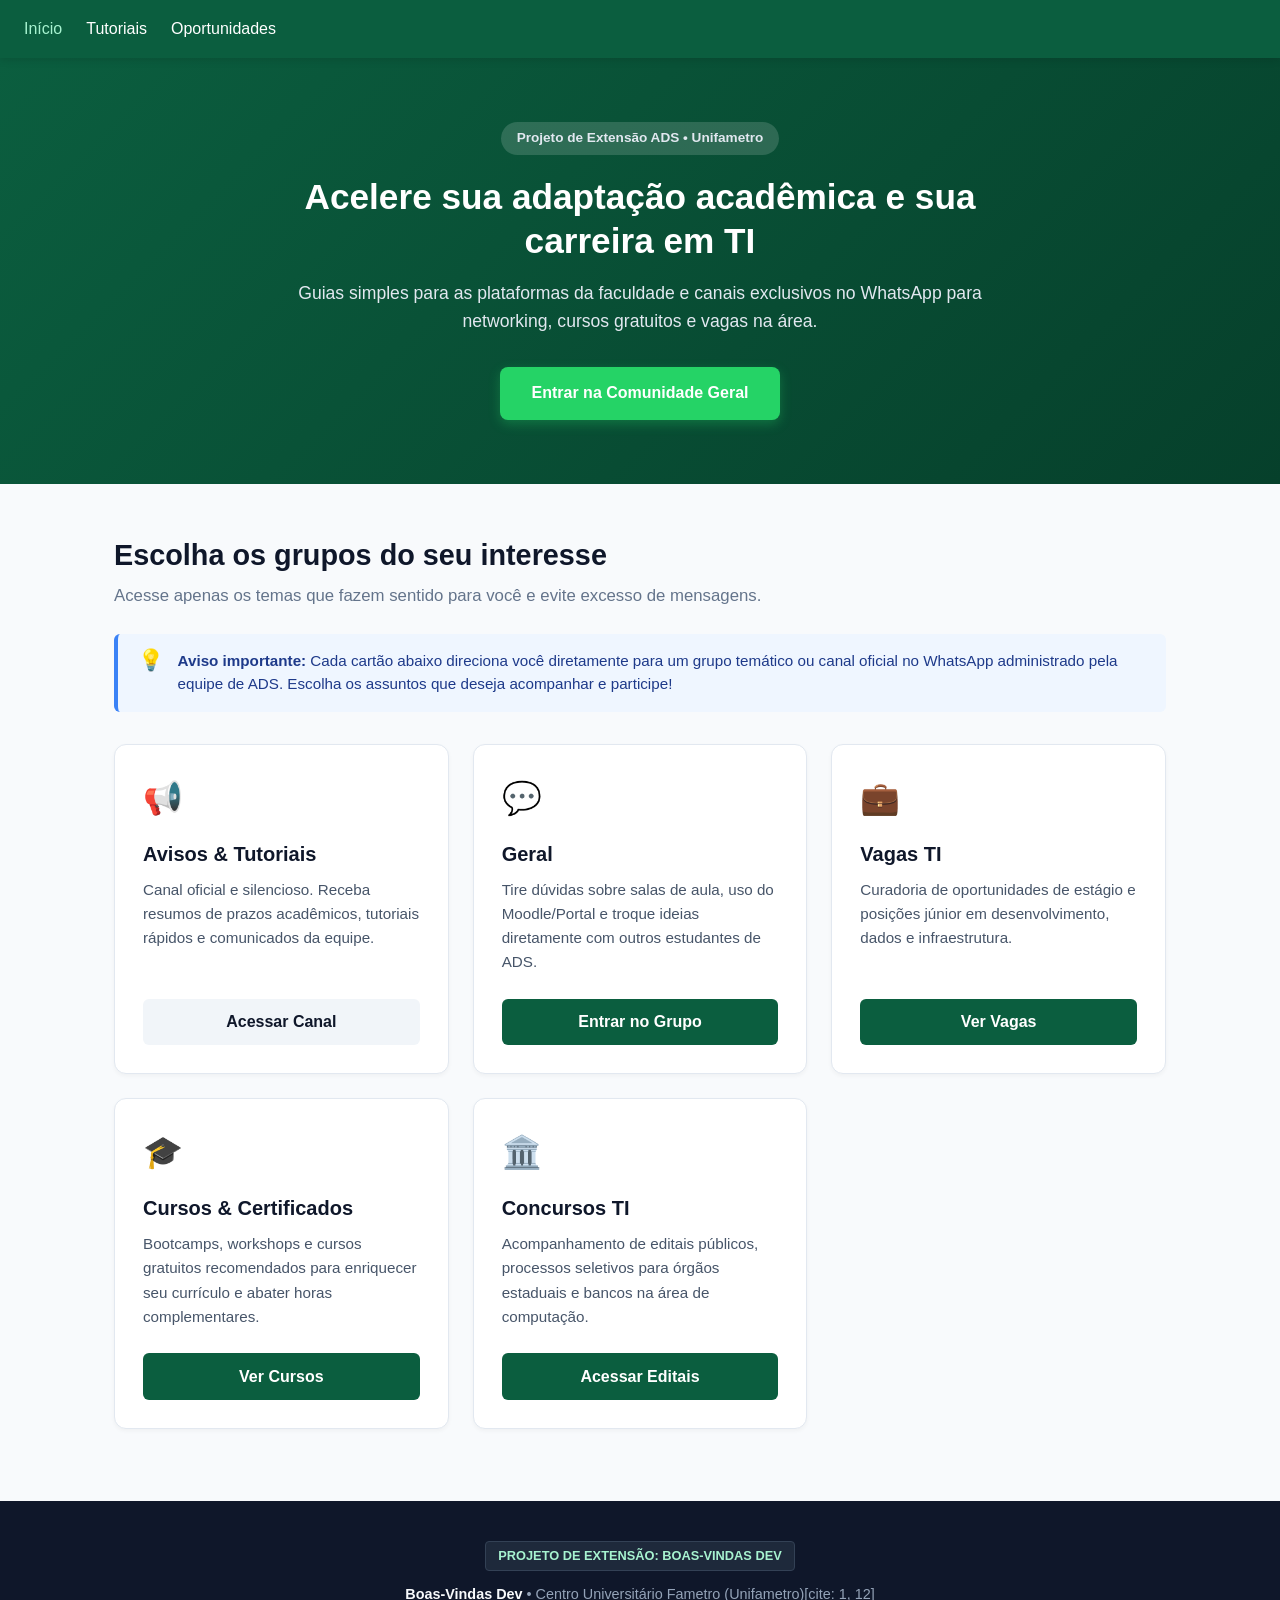
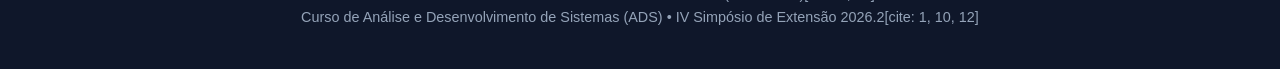
<file: index.html>
<!DOCTYPE html>
<html lang="pt-BR">
<head>
  <meta charset="UTF-8">
  <meta name="viewport" content="width=device-width, initial-scale=1.0">
  <title>Boas-Vindas Dev | Unifametro</title>
  <link rel="icon" type="image/png" href="assets/img/boas-vindas-dev.png">
  <link rel="stylesheet" href="assets/css/style.css">
</head>
<body>

  <!-- Cabeçalho de Navegação -->
  <header class="header">
    <!-- <div class="nav-container">
      <div class="logo"> <button class="nav-toggle" aria-label="Abrir menu">☰</button>
        <span class="logo-bold">Boas-Vindas</span> Dev
      </div> -->
      <nav>
      <!-- Botão Hambúrguer Mobile -->
      <button class="nav-toggle" id="navToggle" aria-label="Abrir menu de navegação">☰</button>
        <ul class="nav-links">
          <li><a href="index.html" class="active">Início</a></li>
          <li><a href="tutoriais.html">Tutoriais</a></li>
          <li><a href="oportunidades.html">Oportunidades</a></li>
        </ul>
      </nav>
    </div>
  </header>

  <main>
    <!-- Seção Principal (Hero) -->
    <section class="hero">
      <div class="hero-content">
        <span class="badge">Projeto de Extensão ADS • Unifametro</span>
        <h1>Acelere sua adaptação acadêmica e sua carreira em TI</h1>
        <p>Guias simples para as plataformas da faculdade e canais exclusivos no WhatsApp para networking, cursos gratuitos e vagas na área.</p>
        <!-- Cole o link geral da Comunidade aqui -->
        <a href="https://chat.whatsapp.com/Cw2mp6Wvm6T9jdS2gYWA7n" class="btn-principal" target="_blank" rel="noopener noreferrer">
          Entrar na Comunidade Geral
        </a>
      </div>
    </section>

    <!-- Seção de Canais Segmentados do WhatsApp -->
    <section class="community-section">
      <div class="section-title">
        <h2>Escolha os grupos do seu interesse</h2>
        <p>Acesse apenas os temas que fazem sentido para você e evite excesso de mensagens.</p>
      </div>

      <!-- Aviso Explicativo de UX -->
      <div class="info-alert">
        <span class="info-icon">💡</span>
        <p><strong>Aviso importante:</strong> Cada cartão abaixo direciona você diretamente para um grupo temático ou canal oficial no WhatsApp administrado pela equipe de ADS. Escolha os assuntos que deseja acompanhar e participe!</p>
      </div>

      <div class="cards-grid">
        <!-- Card 1: Avisos -->
        <div class="card">
          <div class="card-icon">📢</div>
          <h3>Avisos & Tutoriais</h3>
          <p>Canal oficial e silencioso. Receba resumos de prazos acadêmicos, tutoriais rápidos e comunicados da equipe.</p>
          <a href="https://chat.whatsapp.com/Cw2mp6Wvm6T9jdS2gYWA7n" class="btn-card btn-outline" target="_blank" rel="noopener noreferrer">Acessar Canal</a>
        </div>

        <!-- Card 2: Dúvidas -->
        <div class="card">
          <div class="card-icon">💬</div>
          <h3>Geral</h3>
          <p>Tire dúvidas sobre salas de aula, uso do Moodle/Portal e troque ideias diretamente com outros estudantes de ADS.</p>
          <a href="https://chat.whatsapp.com/LXn0ceqZtNj4YwIMMxGV8k" class="btn-card" target="_blank" rel="noopener noreferrer">Entrar no Grupo</a>
        </div>

        <!-- Card 3: Vagas -->
        <div class="card">
          <div class="card-icon">💼</div>
          <h3>Vagas TI</h3>
          <p>Curadoria de oportunidades de estágio e posições júnior em desenvolvimento, dados e infraestrutura.</p>
          <a href="https://chat.whatsapp.com/GnmyAMjtUyA5KpkYH7Mi5i" class="btn-card" target="_blank" rel="noopener noreferrer">Ver Vagas</a>
        </div>

        <!-- Card 4: Cursos -->
        <div class="card">
          <div class="card-icon">🎓</div>
          <h3>Cursos & Certificados</h3>
          <p>Bootcamps, workshops e cursos gratuitos recomendados para enriquecer seu currículo e abater horas complementares.</p>
          <a href="https://chat.whatsapp.com/CPEL64iT7CJGFEAsmtBszH" class="btn-card" target="_blank" rel="noopener noreferrer">Ver Cursos</a>
        </div>

        <!-- Card 5: Concursos -->
        <div class="card">
          <div class="card-icon">🏛️</div>
          <h3>Concursos TI</h3>
          <p>Acompanhamento de editais públicos, processos seletivos para órgãos estaduais e bancos na área de computação.</p>
          <a href="https://chat.whatsapp.com/Ky12OfACemiLAG0rvKgKex" class="btn-card" target="_blank" rel="noopener noreferrer">Acessar Editais</a>
        </div>
      </div>
    </section>
  </main>

  <script src="assets/js/script.js"></script>

  <!-- Rodapé Institucional -->
  <footer class="footer">
    <div class="footer-badge">PROJETO DE EXTENSÃO: BOAS-VINDAS DEV</div>
    <p><strong>Boas-Vindas Dev</strong> • Centro Universitário Fametro (Unifametro)[cite: 1, 12]</p>
    <p>Curso de Análise e Desenvolvimento de Sistemas (ADS) • IV Simpósio de Extensão 2026.2[cite: 1, 10, 12]</p>
  </footer>

</body>
</html>
</file>
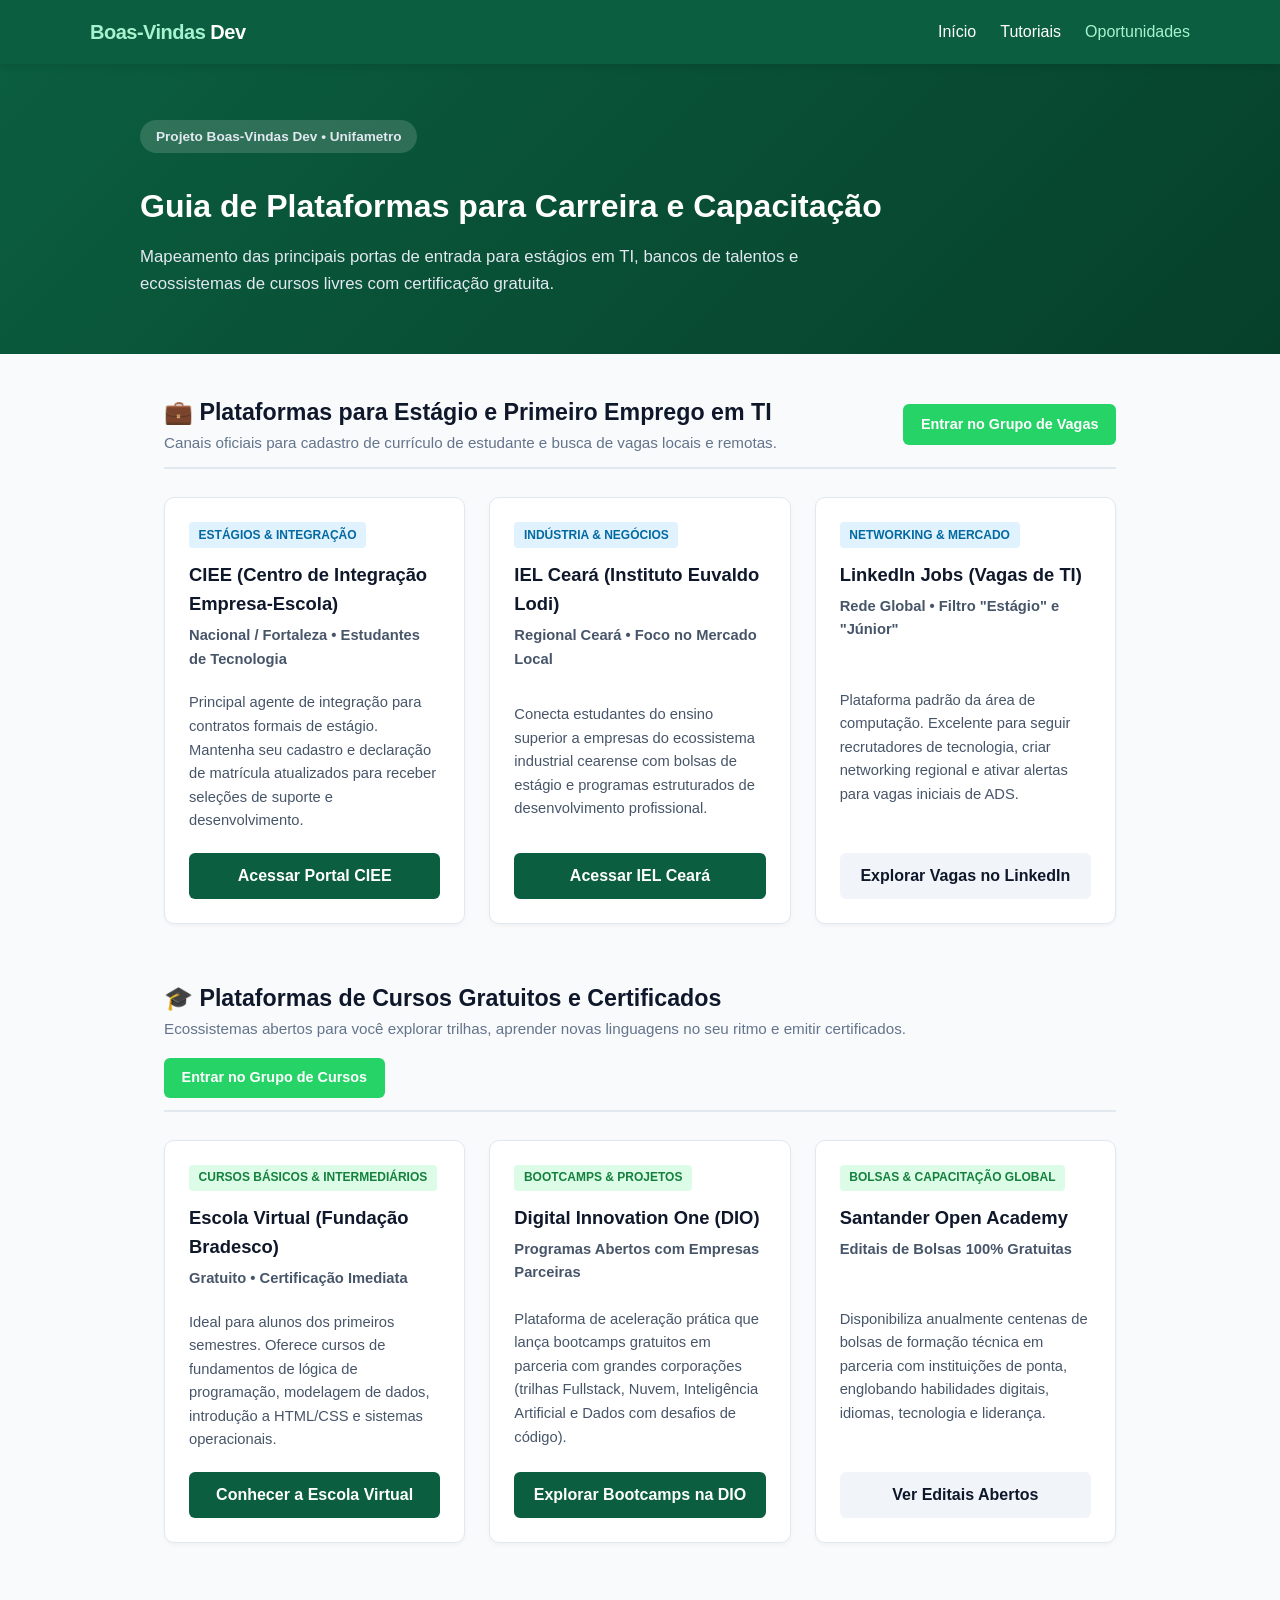
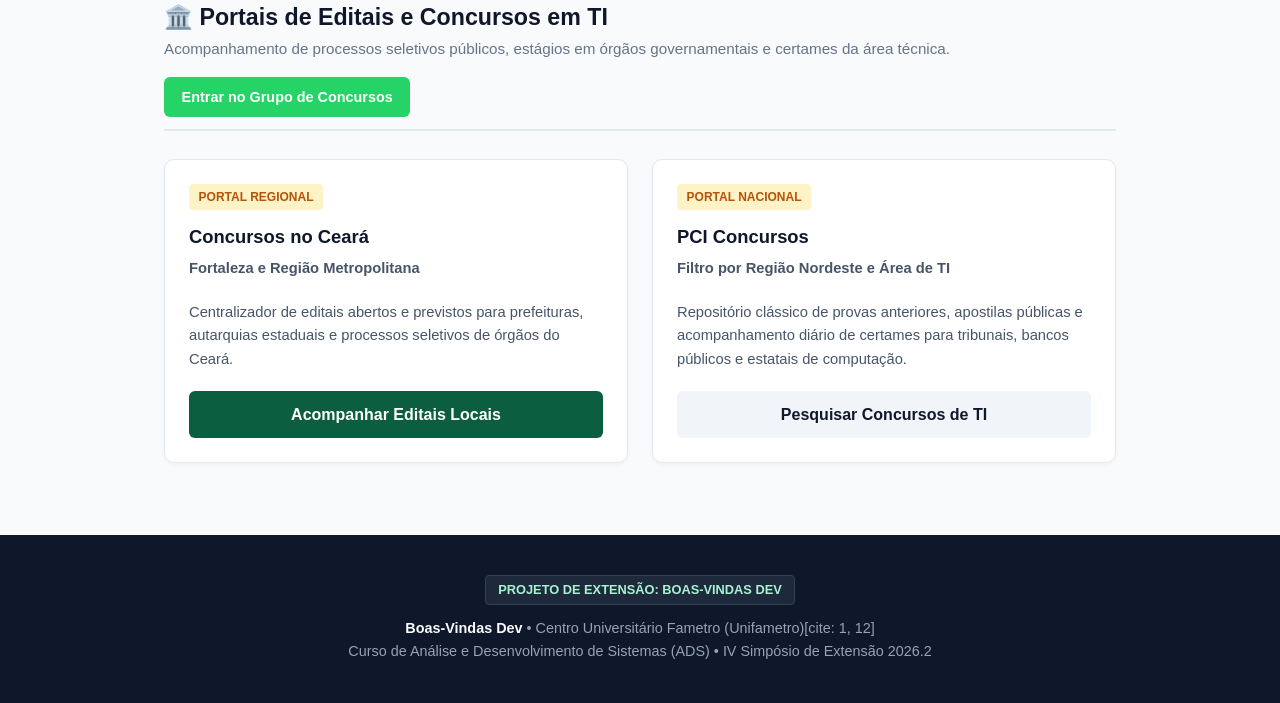
<file: oportunidades.html>
<!DOCTYPE html>
<html lang="pt-BR">
<head>
  <meta charset="UTF-8">
  <meta name="viewport" content="width=device-width, initial-scale=1.0">
  <title>Oportunidades em TI | Boas-Vindas Dev</title>
  <link rel="icon" type="image/png" href="assets/img/boas-vindas-dev.png">
  <link rel="stylesheet" href="assets/css/style.css">
</head>
<body>

  <!-- Cabeçalho com Identidade Clara do Projeto -->
  <header class="header">
    <div class="nav-container">
      <div class="logo">
        <a href="index.html"><span class="logo-bold">Boas-Vindas</span> Dev</a>
      </div>
      <button class="nav-toggle" id="navToggle" aria-label="Abrir menu de navegação">☰</button>
      <nav>
        <ul class="nav-links" id="navLinks">
          <li><a href="index.html">Início</a></li>
          <li><a href="tutoriais.html">Tutoriais</a></li>
          <li><a href="oportunidades.html" class="active">Oportunidades</a></li>
        </ul>
      </nav>
    </div>
  </header>

  <!-- Banner Institucional -->
  <section class="page-banner">
    <div class="page-banner-content">
      <span class="badge">Projeto Boas-Vindas Dev • Unifametro</span>
      <h1>Guia de Plataformas para Carreira e Capacitação</h1>
      <p>Mapeamento das principais portas de entrada para estágios em TI, bancos de talentos e ecossistemas de cursos livres com certificação gratuita.</p>
    </div>
  </section>

  <main class="opportunities-container">

    <!-- SEÇÃO 1: PLATAFORMAS DE EMPREGABILIDADE E ESTÁGIO -->
    <section class="opp-section" id="vagas">
      <div class="section-header-opp">
        <div>
          <h2>💼 Plataformas para Estágio e Primeiro Emprego em TI</h2>
          <p>Canais oficiais para cadastro de currículo de estudante e busca de vagas locais e remotas.</p>
        </div>
        <a href="https://chat.whatsapp.com/GnmyAMjtUyA5KpkYH7Mi5i" class="btn-group-link" target="_blank" rel="noopener noreferrer">
          Entrar no Grupo de Vagas
        </a>
      </div>

      <div class="cards-grid">
        <!-- Card 1: CIEE -->
        <article class="opp-card">
          <div class="opp-tag tag-vaga">Estágios & Integração</div>
          <h3>CIEE (Centro de Integração Empresa-Escola)</h3>
          <p class="opp-meta">Nacional / Fortaleza • Estudantes de Tecnologia</p>
          <p>Principal agente de integração para contratos formais de estágio. Mantenha seu cadastro e declaração de matrícula atualizados para receber seleções de suporte e desenvolvimento.</p>
          <a href="https://portal.ciee.org.br/" class="btn-card" target="_blank" rel="noopener noreferrer">Acessar Portal CIEE</a>
        </article>

        <!-- Card 2: IEL Ceará -->
        <article class="opp-card">
          <div class="opp-tag tag-vaga">Indústria & Negócios</div>
          <h3>IEL Ceará (Instituto Euvaldo Lodi)</h3>
          <p class="opp-meta">Regional Ceará • Foco no Mercado Local</p>
          <p>Conecta estudantes do ensino superior a empresas do ecossistema industrial cearense com bolsas de estágio e programas estruturados de desenvolvimento profissional.</p>
          <a href="https://www.iel-ce.org.br/" class="btn-card" target="_blank" rel="noopener noreferrer">Acessar IEL Ceará</a>
        </article>

        <!-- Card 3: LinkedIn -->
        <article class="opp-card">
          <div class="opp-tag tag-vaga">Networking & Mercado</div>
          <h3>LinkedIn Jobs (Vagas de TI)</h3>
          <p class="opp-meta">Rede Global • Filtro "Estágio" e "Júnior"</p>
          <p>Plataforma padrão da área de computação. Excelente para seguir recrutadores de tecnologia, criar networking regional e ativar alertas para vagas iniciais de ADS.</p>
          <a href="https://www.linkedin.com/jobs/" class="btn-card btn-outline" target="_blank" rel="noopener noreferrer">Explorar Vagas no LinkedIn</a>
        </article>
      </div>
    </section>

    <!-- SEÇÃO 2: PLATAFORMAS DE CURSOS GRATUITOS -->
    <section class="opp-section" id="cursos">
      <div class="section-header-opp">
        <div>
          <h2>🎓 Plataformas de Cursos Gratuitos e Certificados</h2>
          <p>Ecossistemas abertos para você explorar trilhas, aprender novas linguagens no seu ritmo e emitir certificados.</p>
        </div>
        <a href="https://chat.whatsapp.com/CPEL64iT7CJGFEAsmtBszH" class="btn-group-link" target="_blank" rel="noopener noreferrer">
          Entrar no Grupo de Cursos
        </a>
      </div>

      <div class="cards-grid">
        <!-- Card 1: Fundação Bradesco -->
        <article class="opp-card">
          <div class="opp-tag tag-curso">Cursos Básicos & Intermediários</div>
          <h3>Escola Virtual (Fundação Bradesco)</h3>
          <p class="opp-meta">Gratuito • Certificação Imediata</p>
          <p>Ideal para alunos dos primeiros semestres. Oferece cursos de fundamentos de lógica de programação, modelagem de dados, introdução a HTML/CSS e sistemas operacionais.</p>
          <a href="https://www.ev.org.br/" class="btn-card" target="_blank" rel="noopener noreferrer">Conhecer a Escola Virtual</a>
        </article>

        <!-- Card 2: DIO -->
        <article class="opp-card">
          <div class="opp-tag tag-curso">Bootcamps & Projetos</div>
          <h3>Digital Innovation One (DIO)</h3>
          <p class="opp-meta">Programas Abertos com Empresas Parceiras</p>
          <p>Plataforma de aceleração prática que lança bootcamps gratuitos em parceria com grandes corporações (trilhas Fullstack, Nuvem, Inteligência Artificial e Dados com desafios de código).</p>
          <a href="https://www.dio.me/" class="btn-card" target="_blank" rel="noopener noreferrer">Explorar Bootcamps na DIO</a>
        </article>

        <!-- Card 3: Santander Open Academy -->
        <article class="opp-card">
          <div class="opp-tag tag-curso">Bolsas & Capacitação Global</div>
          <h3>Santander Open Academy</h3>
          <p class="opp-meta">Editais de Bolsas 100% Gratuitas</p>
          <p>Disponibiliza anualmente centenas de bolsas de formação técnica em parceria com instituições de ponta, englobando habilidades digitais, idiomas, tecnologia e liderança.</p>
          <a href="https://app.santanderopenacademy.com/" class="btn-card btn-outline" target="_blank" rel="noopener noreferrer">Ver Editais Abertos</a>
        </article>
      </div>
    </section>

    <!-- SEÇÃO 3: CONCURSOS PÚBLICOS EM TI -->
    <section class="opp-section" id="concursos">
      <div class="section-header-opp">
        <div>
          <h2>🏛️ Portais de Editais e Concursos em TI</h2>
          <p>Acompanhamento de processos seletivos públicos, estágios em órgãos governamentais e certames da área técnica.</p>
        </div>
        <a href="https://chat.whatsapp.com/Ky12OfACemiLAG0rvKgKex" class="btn-group-link" target="_blank" rel="noopener noreferrer">
          Entrar no Grupo de Concursos
        </a>
      </div>

      <div class="cards-grid">
        <article class="opp-card">
          <div class="opp-tag tag-concurso">Portal Regional</div>
          <h3>Concursos no Ceará</h3>
          <p class="opp-meta">Fortaleza e Região Metropolitana</p>
          <p>Centralizador de editais abertos e previstos para prefeituras, autarquias estaduais e processos seletivos de órgãos do Ceará.</p>
          <a href="https://www.concursosnoceara.com/" class="btn-card" target="_blank" rel="noopener noreferrer">Acompanhar Editais Locais</a>
        </article>

        <article class="opp-card">
          <div class="opp-tag tag-concurso">Portal Nacional</div>
          <h3>PCI Concursos</h3>
          <p class="opp-meta">Filtro por Região Nordeste e Área de TI</p>
          <p>Repositório clássico de provas anteriores, apostilas públicas e acompanhamento diário de certames para tribunais, bancos públicos e estatais de computação.</p>
          <a href="https://www.pciconcursos.com.br/" class="btn-card btn-outline" target="_blank" rel="noopener noreferrer">Pesquisar Concursos de TI</a>
        </article>
      </div>
    </section>

  </main>

  <!-- Rodapé com comprovação explícita para evidência da banca -->
  <footer class="footer">
    <div class="footer-badge">PROJETO DE EXTENSÃO: BOAS-VINDAS DEV</div>
    <p><strong>Boas-Vindas Dev</strong> • Centro Universitário Fametro (Unifametro)[cite: 1, 12]</p>
    <p>Curso de Análise e Desenvolvimento de Sistemas (ADS) • IV Simpósio de Extensão 2026.2</p>
  </footer>

  <script src="assets/js/script.js"></script>
</body>
</html>
</file>
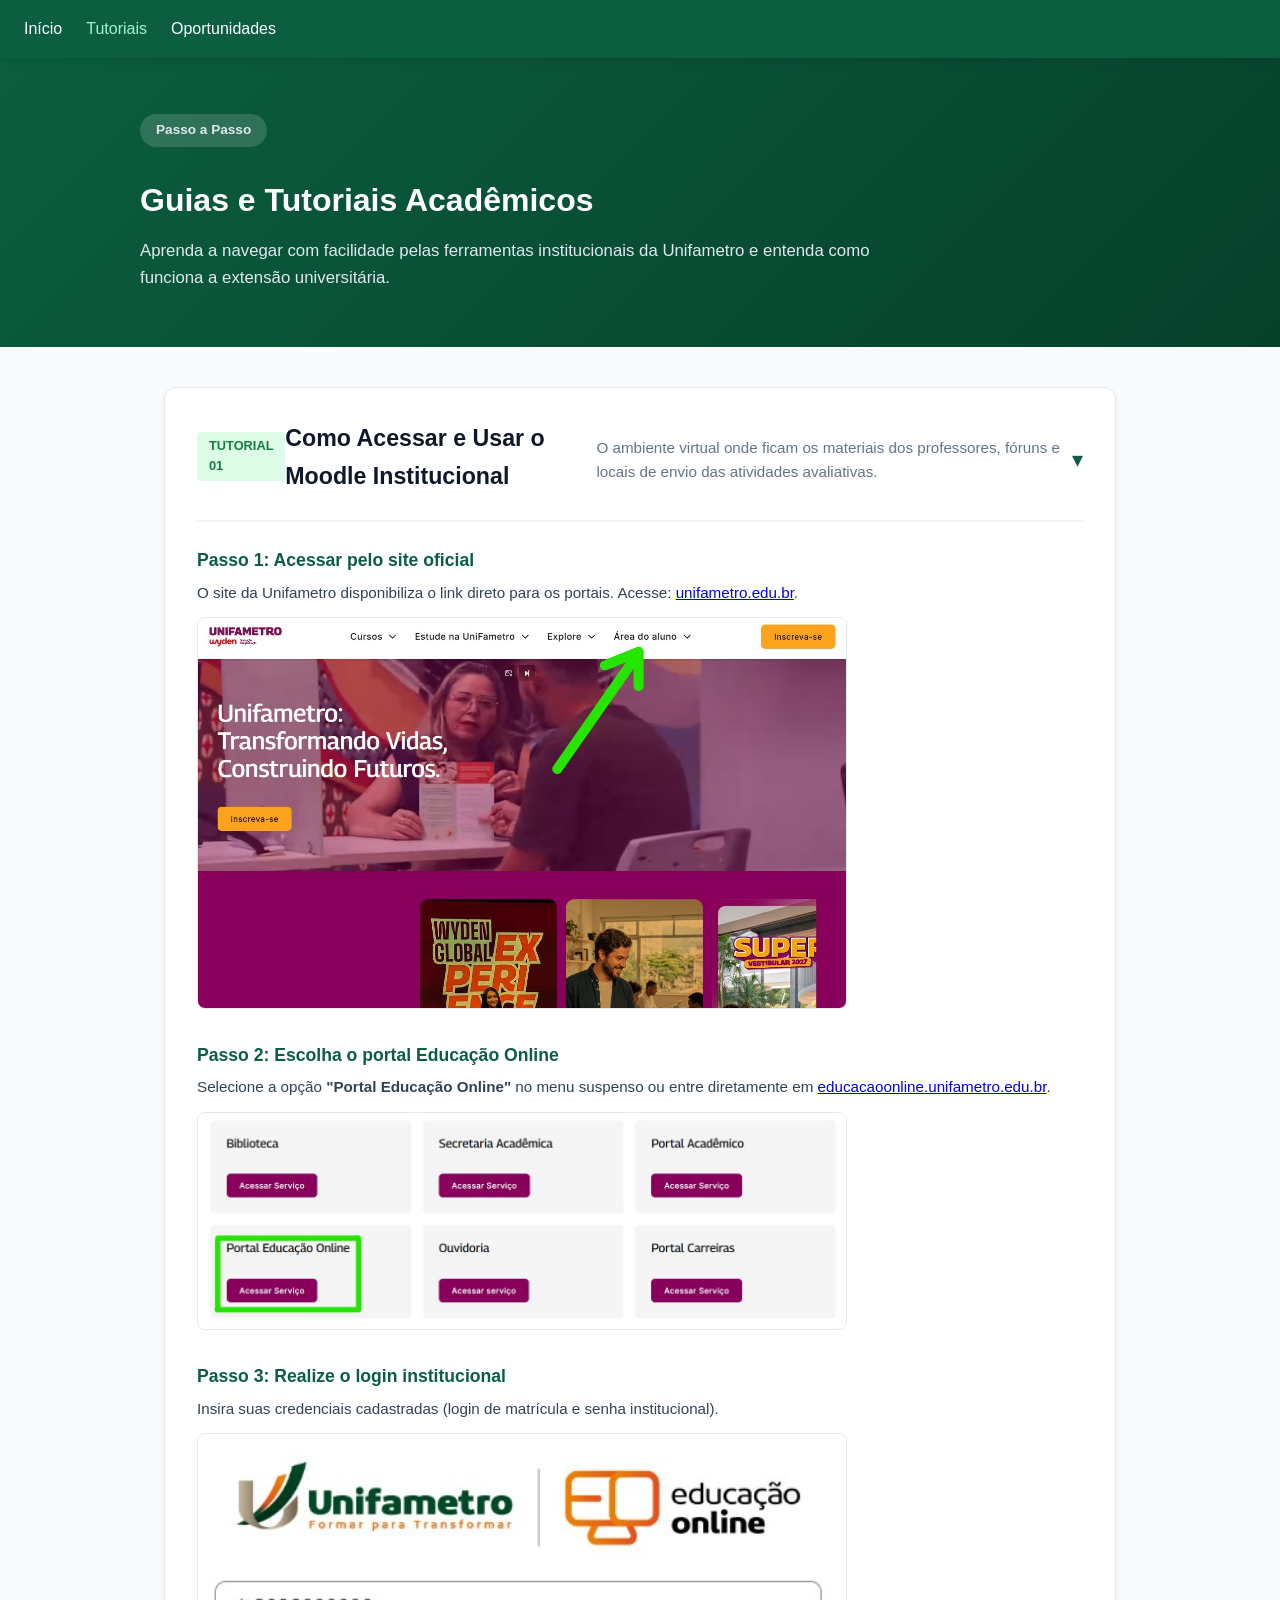
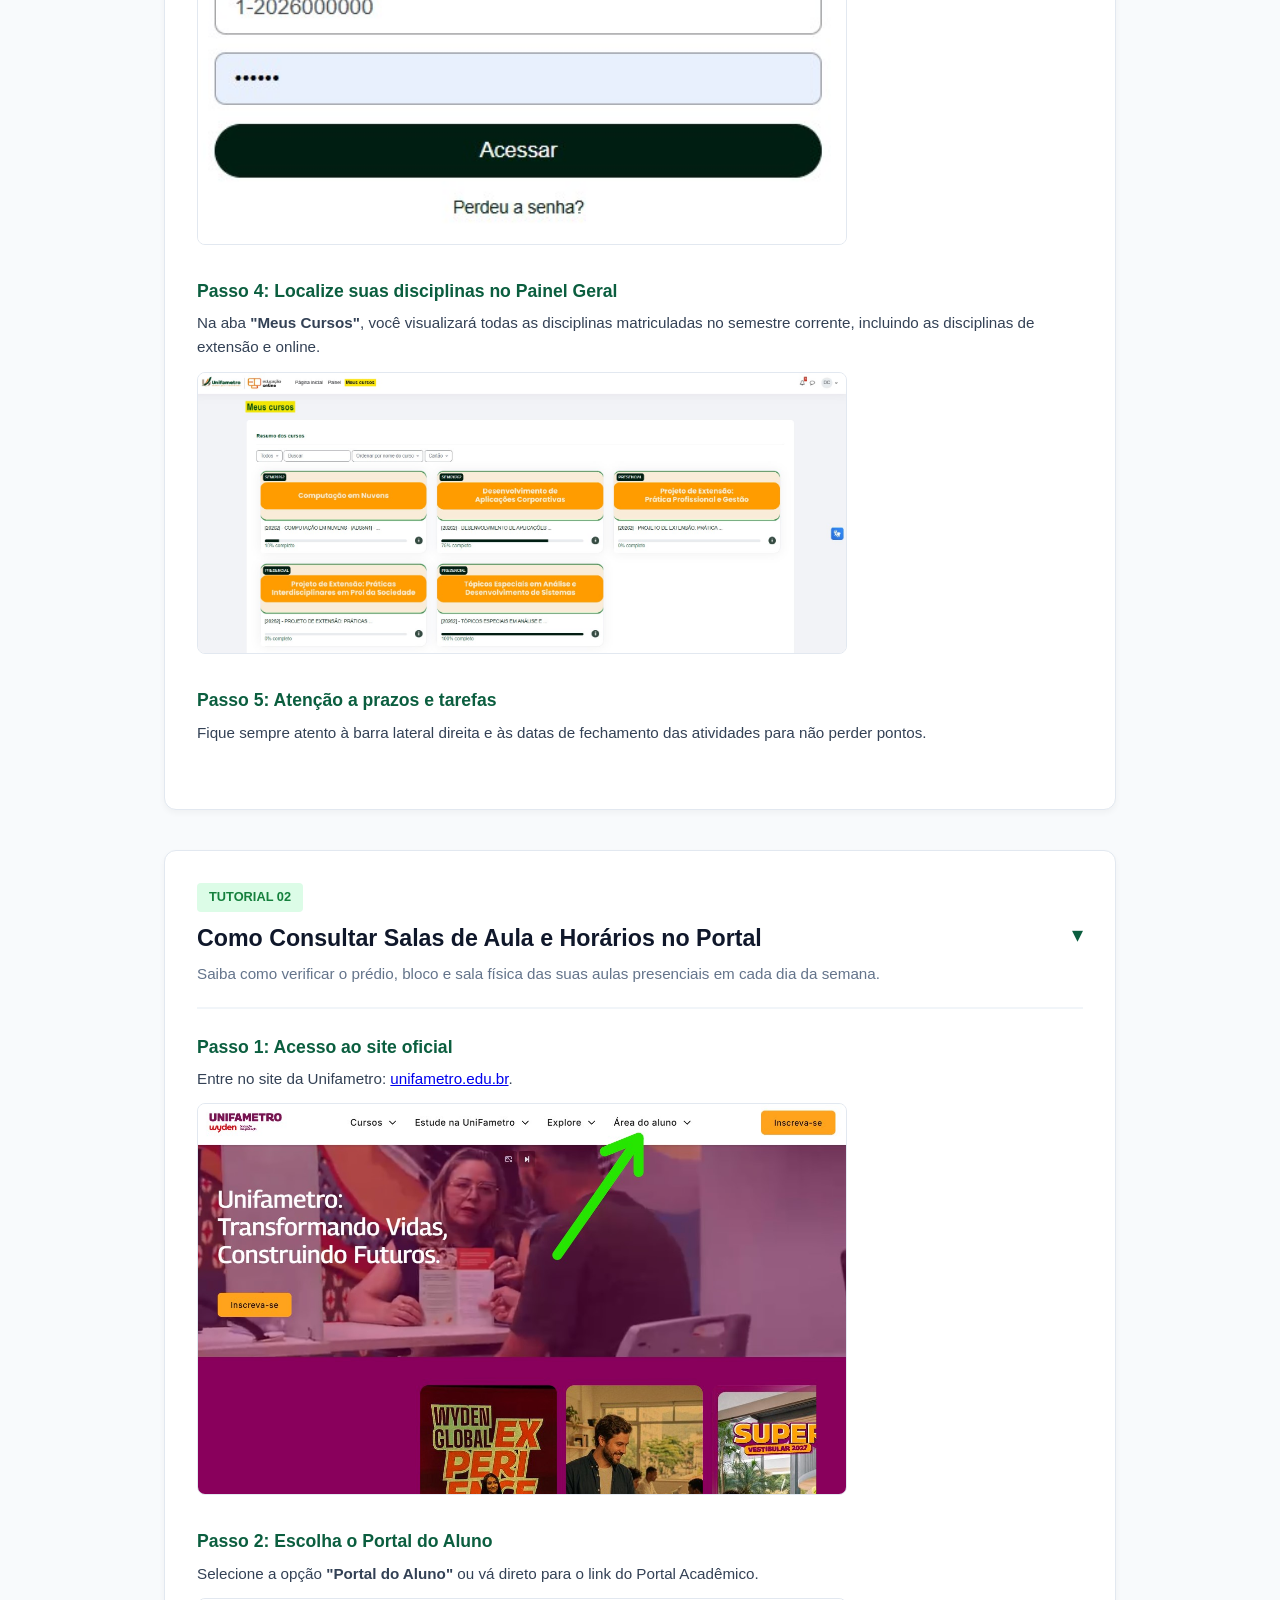
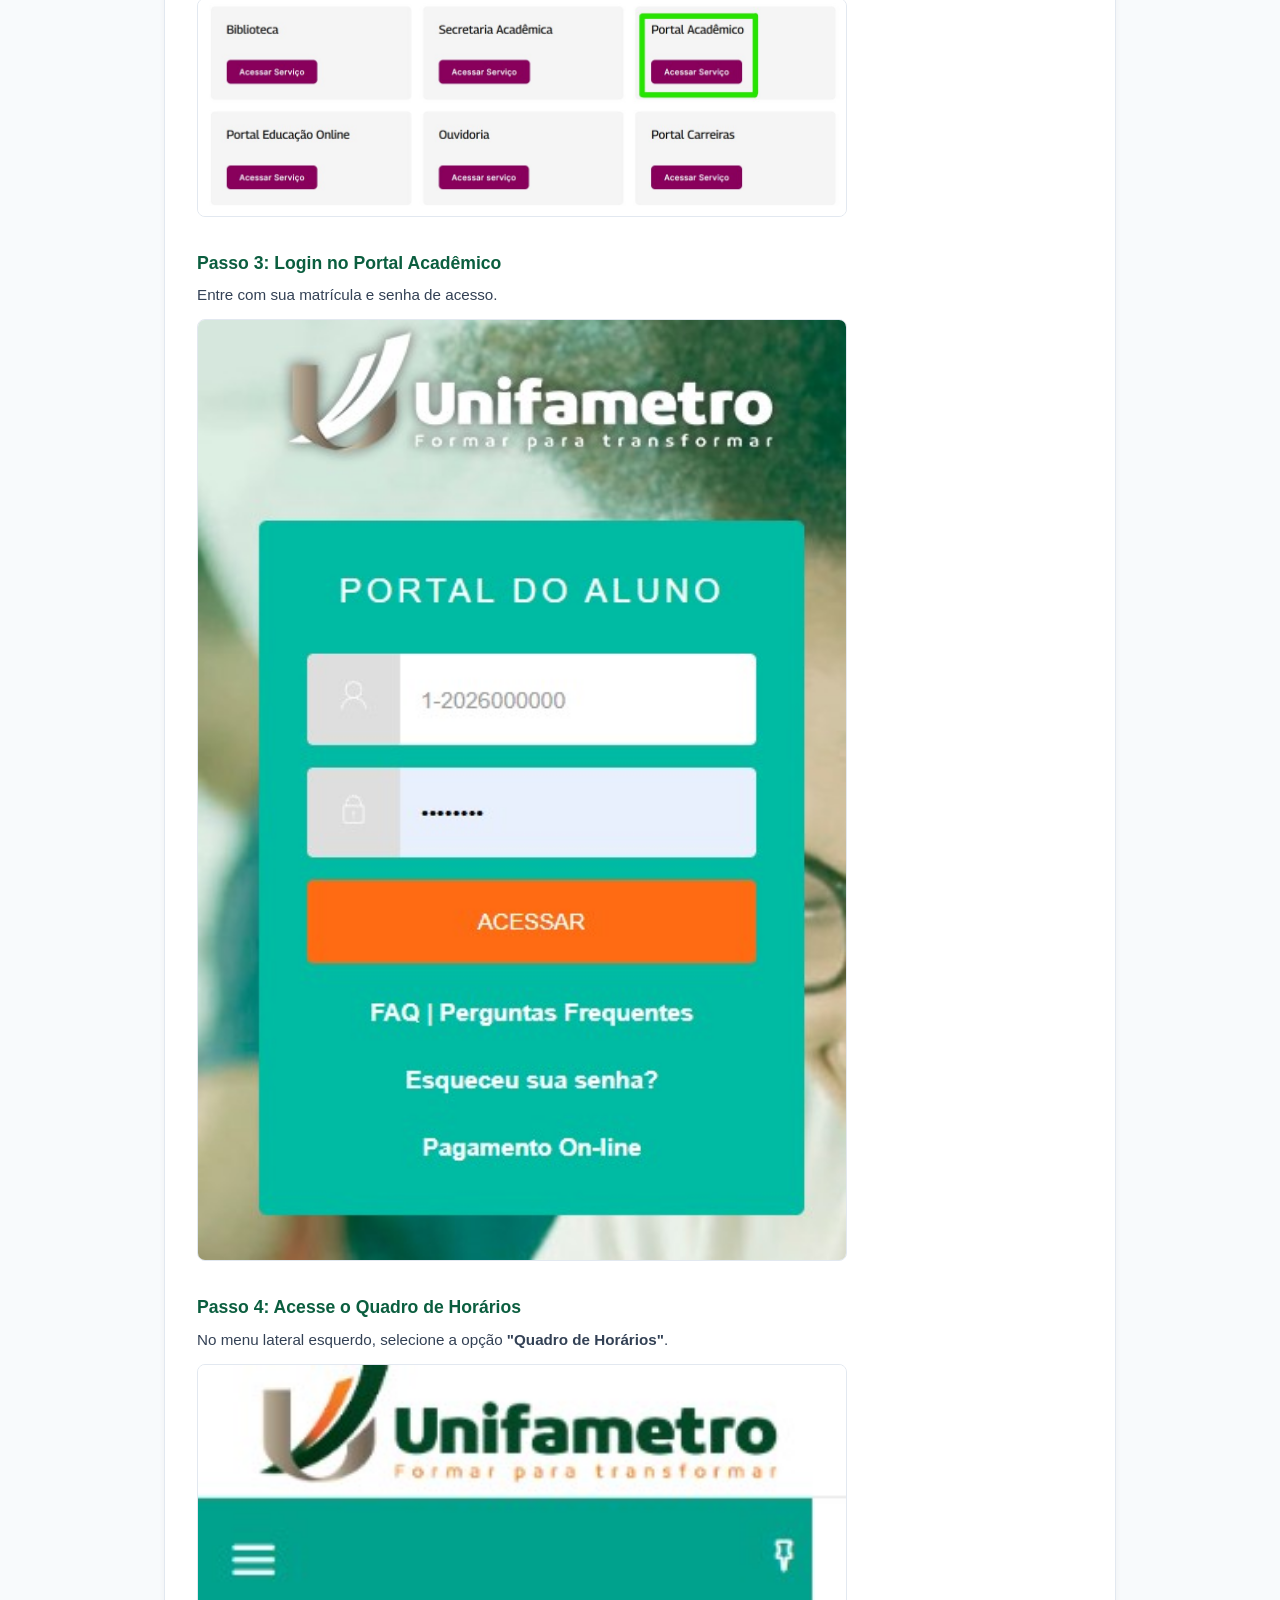
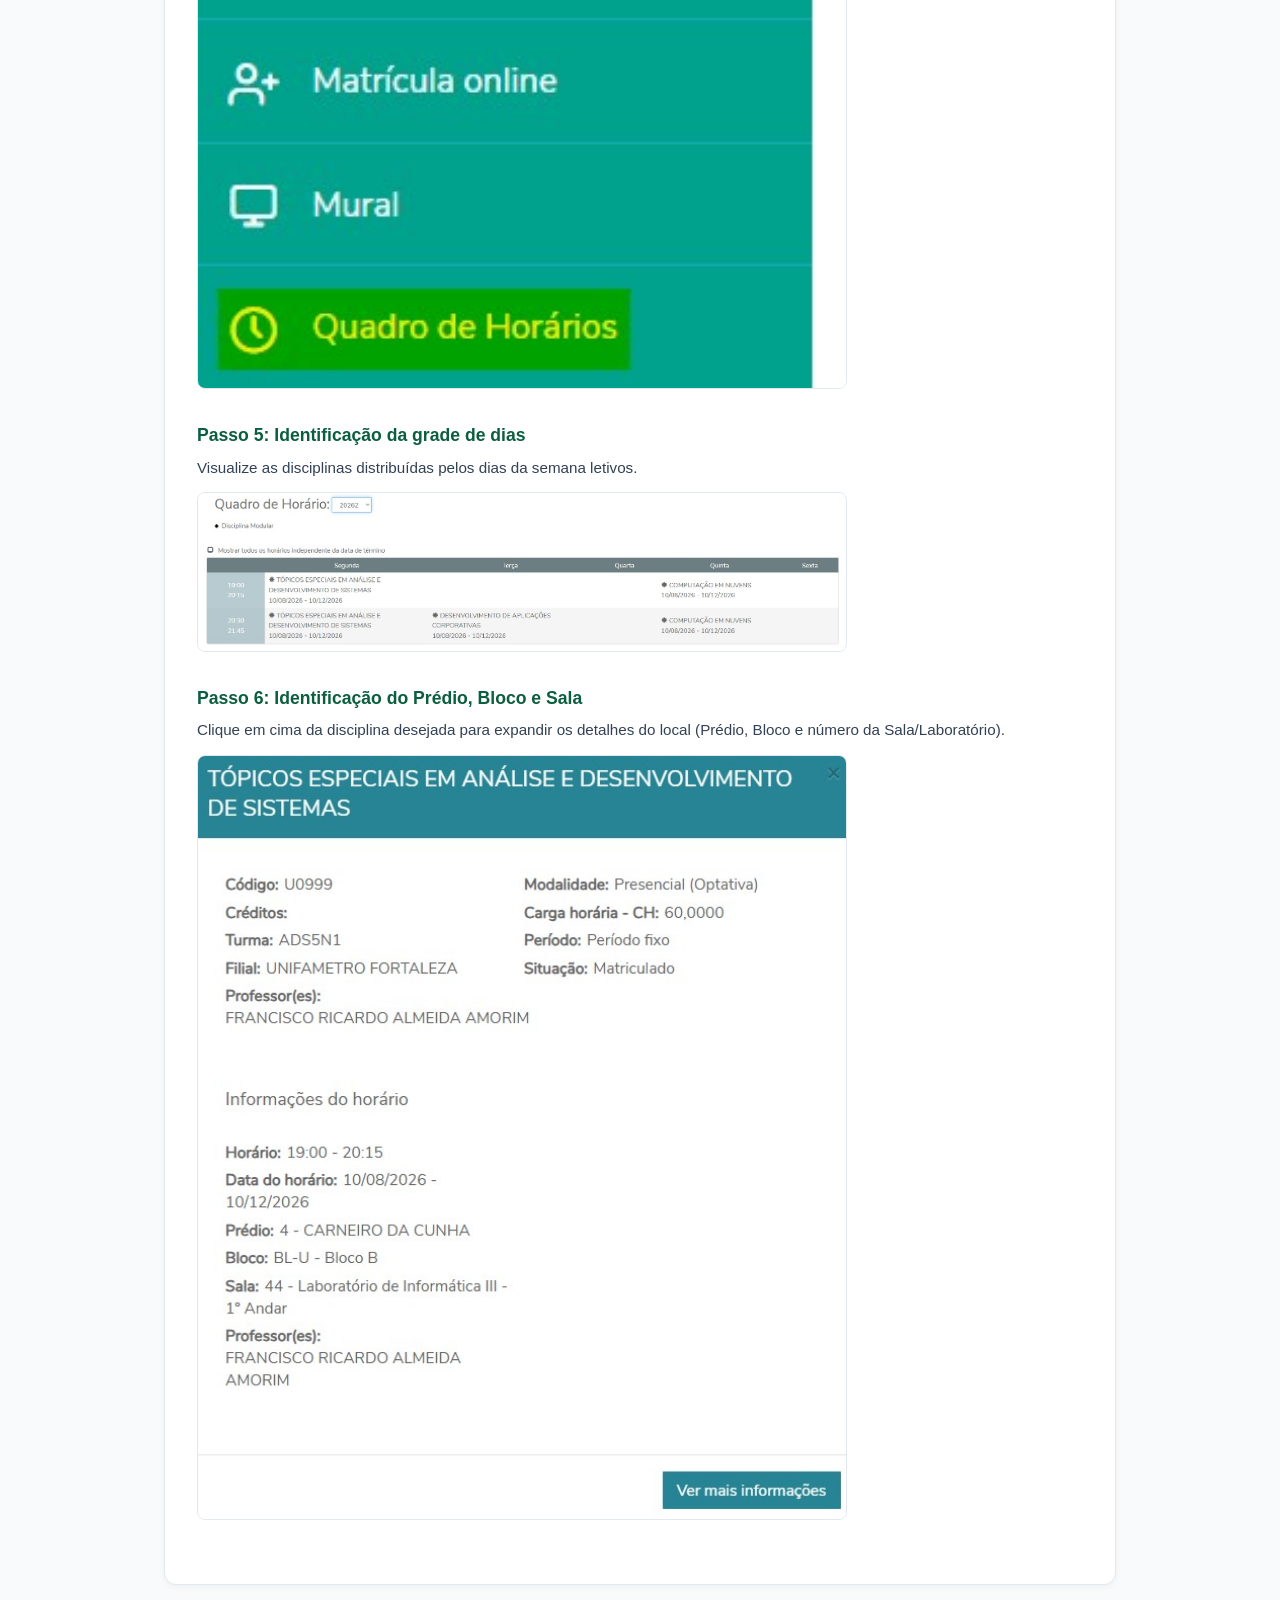
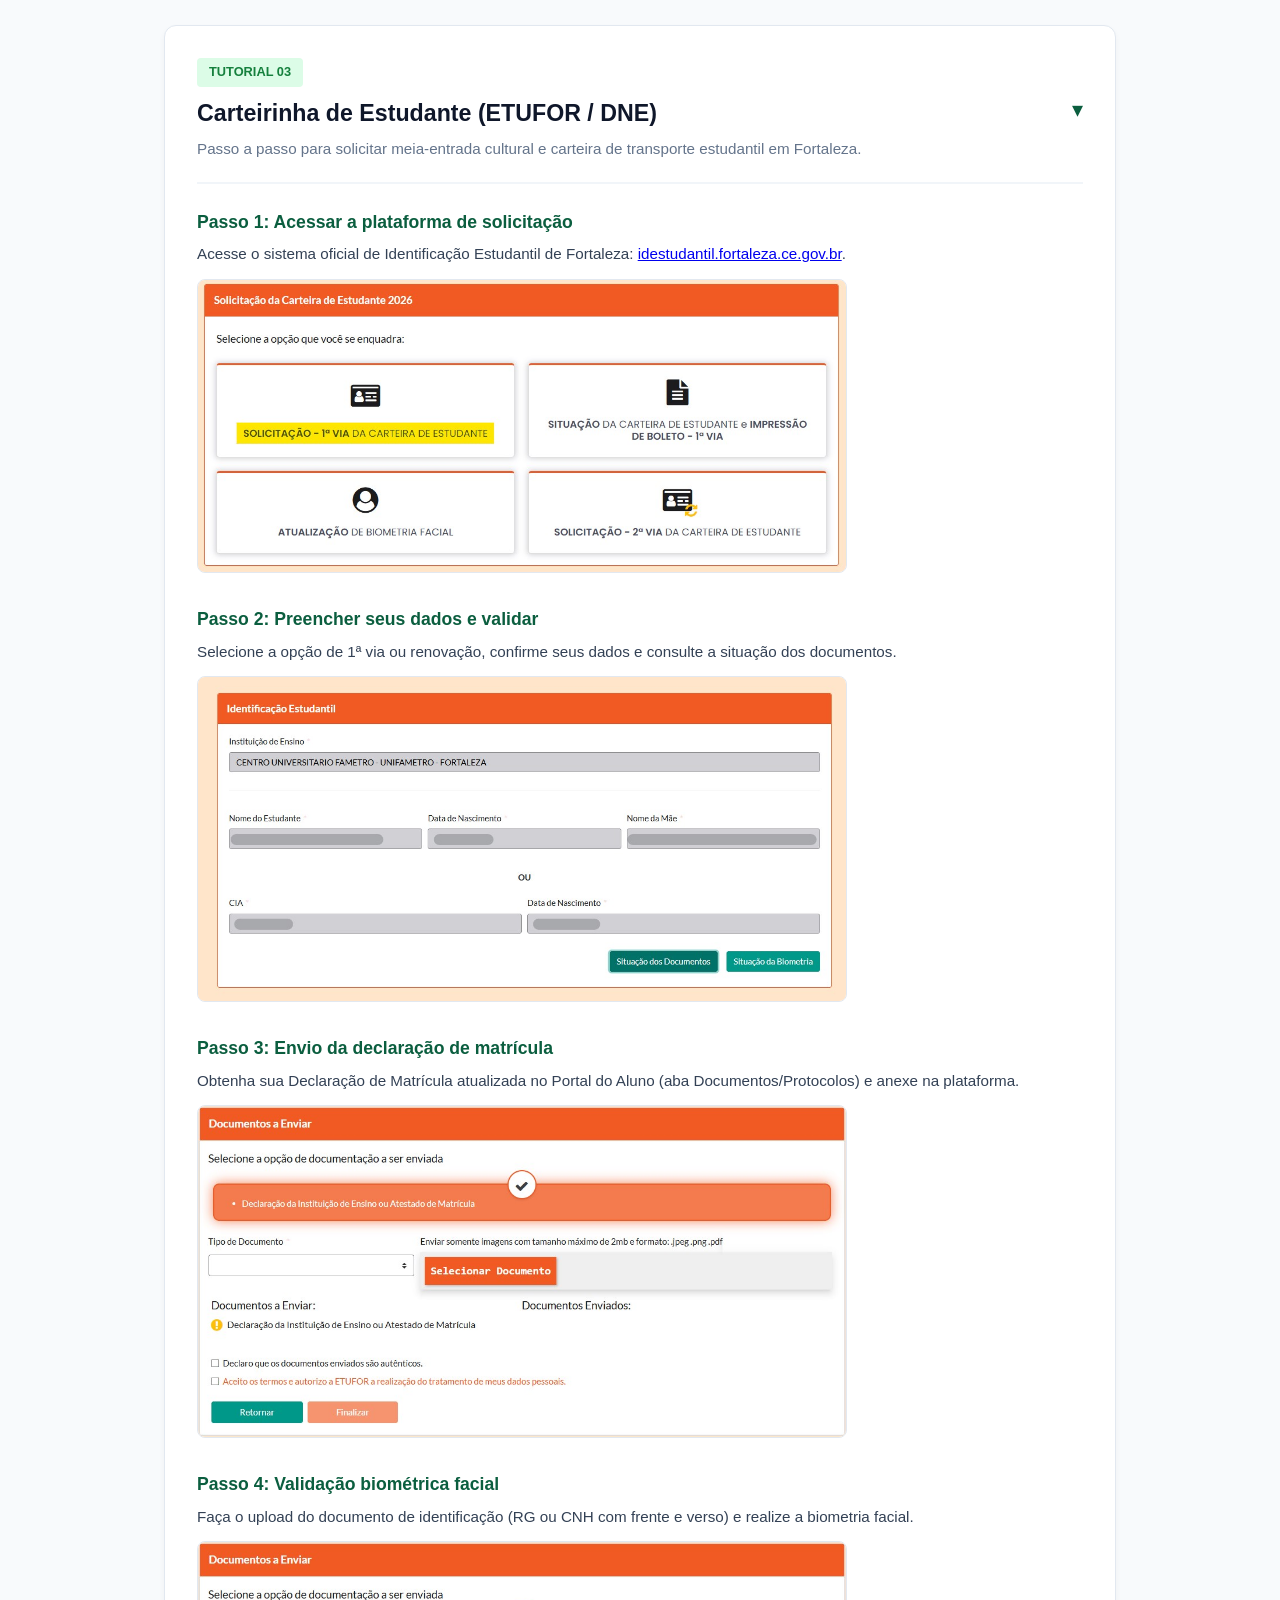
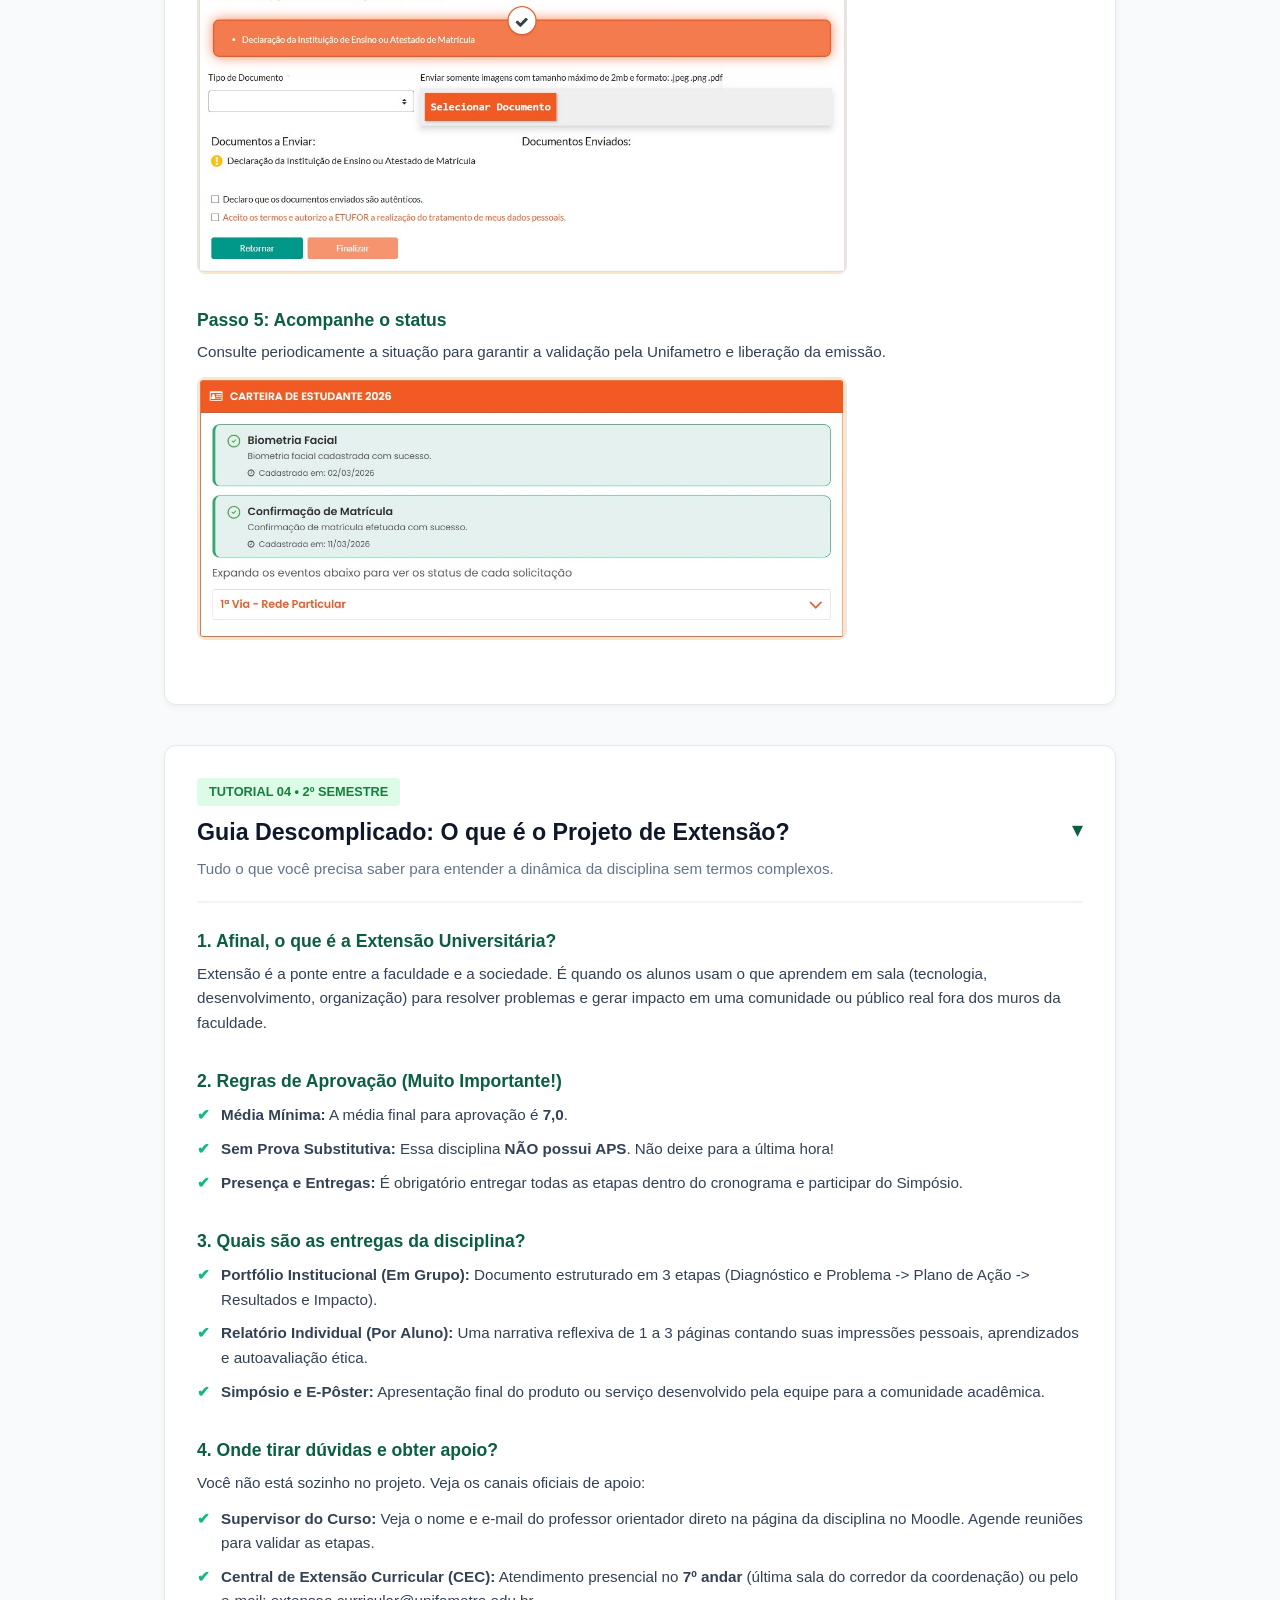
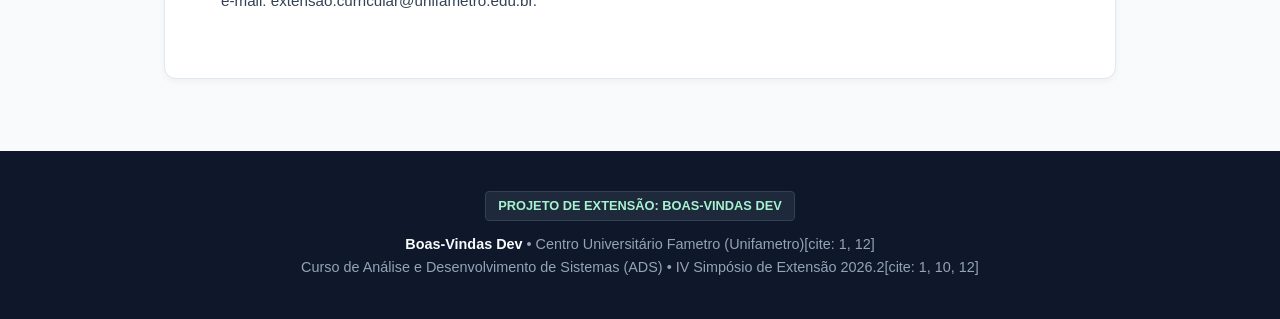
<file: tutoriais.html>
<!DOCTYPE html>
<html lang="pt-BR">
<head>
  <meta charset="UTF-8">
  <meta name="viewport" content="width=device-width, initial-scale=1.0">
  <title>Tutoriais Práticos | Boas-Vindas Dev</title>
  <!-- Ícone da guia (Favicon) -->
  <link rel="icon" type="image/png" href="assets/img/boas-vindas-dev.png">
  <link rel="stylesheet" href="assets/css/style.css">
</head>
<body>

  <!-- Cabeçalho -->
  <header class="header">
    <!-- <div class="nav-container">
      <div class="logo"> <button class="nav-toggle" aria-label="Abrir menu">☰</button>
        <span class="logo-bold">Boas-Vindas</span> Dev
      </div> -->
      <button class="nav-toggle" id="navToggle" aria-label="Abrir menu de navegação">☰</button>
      <nav>
        <ul class="nav-links">
          <li><a href="index.html">Início</a></li>
          <li><a href="tutoriais.html" class="active">Tutoriais</a></li>
          <li><a href="oportunidades.html">Oportunidades</a></li>
        </ul>
      </nav>
    </div>
  </header>

  <!-- Banner -->
  <section class="page-banner">
    <div class="page-banner-content">
      <span class="badge">Passo a Passo</span>
      <h1>Guias e Tutoriais Acadêmicos</h1>
      <p>Aprenda a navegar com facilidade pelas ferramentas institucionais da Unifametro e entenda como funciona a extensão universitária.</p>
    </div>
  </section>

  <main class="tutorials-container">

    <!-- TUTORIAL 1: MOODLE -->
    <article class="tutorial-card">
      <header class="tutorial-header">
        <div class="tutorial-title-group"></div>
          <span class="step-badge">Tutorial 01</span>
          <h2>Como Acessar e Usar o Moodle Institucional</h2>
          <p>O ambiente virtual onde ficam os materiais dos professores, fóruns e locais de envio das atividades avaliativas.</p>
        </div>
        <span class="accordion-arrow">▾</span>
      </header>

      <div class="tutorial-content">
        <div class="step-block">
          <h3>Passo 1: Acessar pelo site oficial</h3>
          <p>O site da Unifametro disponibiliza o link direto para os portais. Acesse: <a href="https://unifametro.edu.br/" target="_blank" rel="noopener noreferrer">unifametro.edu.br</a>.</p>
          <img src="assets/img/site-unifametro.jpg" alt="Página inicial Unifametro" class="tutorial-img">
        </div>

        <div class="step-block">
          <h3>Passo 2: Escolha o portal Educação Online</h3>
          <p>Selecione a opção <strong>"Portal Educação Online"</strong> no menu suspenso ou entre diretamente em <a href="https://educacaoonline.unifametro.edu.br/login/index.php" target="_blank" rel="noopener noreferrer">educacaoonline.unifametro.edu.br</a>.</p>
          <img src="assets/img/escolha-portal-educacao-online.jpg" alt="Menu de seleção de portal" class="tutorial-img">
        </div>

        <div class="step-block">
          <h3>Passo 3: Realize o login institucional</h3>
          <p>Insira suas credenciais cadastradas (login de matrícula e senha institucional).</p>
          <img src="assets/img/moodle-login.jpg" alt="Tela de login do Moodle" class="tutorial-img">
        </div>

        <div class="step-block">
          <h3>Passo 4: Localize suas disciplinas no Painel Geral</h3>
          <p>Na aba <strong>"Meus Cursos"</strong>, você visualizará todas as disciplinas matriculadas no semestre corrente, incluindo as disciplinas de extensão e online.</p>
          <img src="assets/img/moodle-painel.jpg" alt="Painel Meus Cursos no Moodle" class="tutorial-img">
        </div>

        <div class="step-block">
          <h3>Passo 5: Atenção a prazos e tarefas</h3>
          <p>Fique sempre atento à barra lateral direita e às datas de fechamento das atividades para não perder pontos.</p>
        </div>
      </div>
    </article>

    <!-- TUTORIAL 2: SALAS E HORÁRIOS -->
    <article class="tutorial-card">
      <header class="tutorial-header">
        <div class="tutorial-title-group">
          <span class="step-badge">Tutorial 02</span>
          <h2>Como Consultar Salas de Aula e Horários no Portal</h2>
          <p>Saiba como verificar o prédio, bloco e sala física das suas aulas presenciais em cada dia da semana.</p>
        </div>
        <span class="accordion-arrow">▾</span>
      </header>

      <div class="tutorial-content">
        <div class="step-block">
          <h3>Passo 1: Acesso ao site oficial</h3>
          <p>Entre no site da Unifametro: <a href="https://unifametro.edu.br/" target="_blank" rel="noopener noreferrer">unifametro.edu.br</a>.</p>
          <img src="assets/img/site-unifametro.jpg" alt="Página inicial Unifametro" class="tutorial-img">
        </div>

        <div class="step-block">
          <h3>Passo 2: Escolha o Portal do Aluno</h3>
          <p>Selecione a opção <strong>"Portal do Aluno"</strong> ou vá direto para o link do Portal Acadêmico.</p>
          <img src="assets/img/escolha-portal-aluno.jpg" alt="Seleção Portal do Aluno" class="tutorial-img">
        </div>

        <div class="step-block">
          <h3>Passo 3: Login no Portal Acadêmico</h3>
          <p>Entre com sua matrícula e senha de acesso.</p>
          <img src="assets/img/portal-login.jpg" alt="Tela de login do Portal do Aluno" class="tutorial-img">
        </div>

        <div class="step-block">
          <h3>Passo 4: Acesse o Quadro de Horários</h3>
          <p>No menu lateral esquerdo, selecione a opção <strong>"Quadro de Horários"</strong>.</p>
          <img src="assets/img/menu-portal-aluno.jpg" alt="Menu lateral do portal" class="tutorial-img">
        </div>

        <div class="step-block">
          <h3>Passo 5: Identificação da grade de dias</h3>
          <p>Visualize as disciplinas distribuídas pelos dias da semana letivos.</p>
          <img src="assets/img/portal-grade-horarios.jpg" alt="Quadro com dias e matérias" class="tutorial-img">
        </div>

        <div class="step-block">
          <h3>Passo 6: Identificação do Prédio, Bloco e Sala</h3>
          <p>Clique em cima da disciplina desejada para expandir os detalhes do local (Prédio, Bloco e número da Sala/Laboratório).</p>
          <img src="assets/img/portal-grade-salas.jpg" alt="Detalhe do bloco e sala" class="tutorial-img">
        </div>
      </div>
    </article>

    <!-- TUTORIAL 3: CARTEIRINHA DE ESTUDANTE -->
    <article class="tutorial-card">
      <header class="tutorial-header">
        <div class="tutorial-title-group">
          <span class="step-badge">Tutorial 03</span>
          <h2>Carteirinha de Estudante (ETUFOR / DNE)</h2>
          <p>Passo a passo para solicitar meia-entrada cultural e carteira de transporte estudantil em Fortaleza.</p>
        </div>
        <span class="accordion-arrow">▾</span>
      </header>

      <div class="tutorial-content">
        <div class="step-block">
          <h3>Passo 1: Acessar a plataforma de solicitação</h3>
          <p>Acesse o sistema oficial de Identificação Estudantil de Fortaleza: <a href="https://idestudantil.fortaleza.ce.gov.br/" target="_blank" rel="noopener noreferrer">idestudantil.fortaleza.ce.gov.br</a>.</p>
          <img src="assets/img/solicitar-carteirinha.jpg" alt="Painel de solicitação de carteira" class="tutorial-img">
        </div>

        <div class="step-block">
          <h3>Passo 2: Preencher seus dados e validar</h3>
          <p>Selecione a opção de 1ª via ou renovação, confirme seus dados e consulte a situação dos documentos.</p>
          <img src="assets/img/identificacao-estudantil.jpg" alt="Formulário de dados do estudante" class="tutorial-img">
        </div>

        <div class="step-block">
          <h3>Passo 3: Envio da declaração de matrícula</h3>
          <p>Obtenha sua Declaração de Matrícula atualizada no Portal do Aluno (aba Documentos/Protocolos) e anexe na plataforma.</p>
          <img src="assets/img/documentos-carteirinha.jpg" alt="Envio de documentos comprobatórios" class="tutorial-img">
        </div>

        <div class="step-block">
          <h3>Passo 4: Validação biométrica facial</h3>
          <p>Faça o upload do documento de identificação (RG ou CNH com frente e verso) e realize a biometria facial.</p>
          <img src="assets/img/biometria.jpg" alt="Validação biométrica" class="tutorial-img">
        </div>

        <div class="step-block">
          <h3>Passo 5: Acompanhe o status</h3>
          <p>Consulte periodicamente a situação para garantir a validação pela Unifametro e liberação da emissão.</p>
          <img src="assets/img/situacao-carteirinha.jpg" alt="Status final da solicitação" class="tutorial-img">
        </div>
      </div>
    </article>

    <!-- TUTORIAL 4: GUIA DESCOMPLICADO DE EXTENSÃO -->
    <article class="tutorial-card">
      <header class="tutorial-header">
        <div class="tutorial-title-group">
          <span class="step-badge">Tutorial 04 • 2º Semestre</span>
          <h2>Guia Descomplicado: O que é o Projeto de Extensão?</h2>
          <p>Tudo o que você precisa saber para entender a dinâmica da disciplina sem termos complexos.</p>
        </div>
        <span class="accordion-arrow">▾</span>
      </header>

      <div class="tutorial-content">
        <div class="step-block">
          <h3>1. Afinal, o que é a Extensão Universitária?</h3>
          <p>Extensão é a ponte entre a faculdade e a sociedade. É quando os alunos usam o que aprendem em sala (tecnologia, desenvolvimento, organização) para resolver problemas e gerar impacto em uma comunidade ou público real fora dos muros da faculdade.</p>
        </div>

        <div class="step-block">
          <h3>2. Regras de Aprovação (Muito Importante!)</h3>
          <ul class="simple-list">
            <li><strong>Média Mínima:</strong> A média final para aprovação é <strong>7,0</strong>.</li>
            <li><strong>Sem Prova Substitutiva:</strong> Essa disciplina <strong>NÃO possui APS</strong>. Não deixe para a última hora!</li>
            <li><strong>Presença e Entregas:</strong> É obrigatório entregar todas as etapas dentro do cronograma e participar do Simpósio.</li>
          </ul>
        </div>

        <div class="step-block">
          <h3>3. Quais são as entregas da disciplina?</h3>
          <ul class="simple-list">
            <li><strong>Portfólio Institucional (Em Grupo):</strong> Documento estruturado em 3 etapas (Diagnóstico e Problema -> Plano de Ação -> Resultados e Impacto).</li>
            <li><strong>Relatório Individual (Por Aluno):</strong> Uma narrativa reflexiva de 1 a 3 páginas contando suas impressões pessoais, aprendizados e autoavaliação ética.</li>
            <li><strong>Simpósio e E-Pôster:</strong> Apresentação final do produto ou serviço desenvolvido pela equipe para a comunidade acadêmica.</li>
          </ul>
        </div>

        <div class="step-block">
          <h3>4. Onde tirar dúvidas e obter apoio?</h3>
          <p>Você não está sozinho no projeto. Veja os canais oficiais de apoio:</p>
          <ul class="simple-list">
            <li><strong>Supervisor do Curso:</strong> Veja o nome e e-mail do professor orientador direto na página da disciplina no Moodle. Agende reuniões para validar as etapas.</li>
            <li><strong>Central de Extensão Curricular (CEC):</strong> Atendimento presencial no <strong>7º andar</strong> (última sala do corredor da coordenação) ou pelo e-mail: <code>extensao.curricular@unifametro.edu.br</code>.</li>
          </ul>
        </div>
      </div>
    </article>

  </main>

  <script src="assets/js/script.js"></script>

  <!-- Rodapé -->
  <footer class="footer">
    <div class="footer-badge">PROJETO DE EXTENSÃO: BOAS-VINDAS DEV</div>
    <p><strong>Boas-Vindas Dev</strong> • Centro Universitário Fametro (Unifametro)[cite: 1, 12]</p>
    <p>Curso de Análise e Desenvolvimento de Sistemas (ADS) • IV Simpósio de Extensão 2026.2[cite: 1, 10, 12]</p>
  </footer>

</body>
</html>
</file>
<file: assets/css/style.css>
/* Garante que o Logo do Projeto tenha peso e contraste nas evidências */
.logo {
  display: flex;
  align-items: center;
  gap: 0.5rem;
}

.logo a {
  color: #ffffff;
  font-size: 1.35rem;
  font-weight: 700;
  text-decoration: none;
  letter-spacing: -0.5px;
}

.logo-bold {
  color: #a7f3d0;
  font-weight: 800;
}

/* Identificador explícito do projeto no rodapé para print de evidências */
.footer-badge {
  display: inline-block;
  background-color: #1e293b;
  border: 1px solid #334155;
  color: #a7f3d0;
  padding: 0.25rem 0.75rem;
  border-radius: 4px;
  font-size: 0.8rem;
  font-weight: bold;
  margin-bottom: 0.75rem;
}

/* Responsividade e Abertura do Menu Hambúrguer */
@media (max-width: 768px) {
  .nav-container {
    display: flex;
    justify-content: space-between;
    align-items: center;
    width: 100%;
  }

  .nav-toggle {
    display: block !important;
    background: transparent;
    border: 1px solid rgba(255, 255, 255, 0.4);
    border-radius: 6px;
    font-size: 1.6rem;
    color: #ffffff;
    padding: 0.2rem 0.65rem;
    cursor: pointer;
  }

  .nav-links {
    display: none;
    position: absolute;
    top: 100%;
    left: 0;
    width: 100%;
    background-color: #06402b; /* Fundo contrastante */
    flex-direction: column;
    padding: 1.25rem;
    gap: 1rem;
    text-align: center;
    box-shadow: 0 8px 16px rgba(0, 0, 0, 0.25);
    z-index: 9999;
  }

  .nav-links.nav-active {
    display: flex !important;
  }
}* {
  margin: 0;
  padding: 0;
  box-sizing: border-box;
  font-family: -apple-system, BlinkMacSystemFont, "Segoe UI", Roboto, Helvetica, Arial, sans-serif;
}

body {
  background-color: #f8fafc;
  color: #1e293b;
  line-height: 1.6;
}

/* Header & Navegação */
.header {
  background-color: #0b5e3f;
  padding: 1rem 1.5rem;
  box-shadow: 0 2px 8px rgba(0, 0, 0, 0.12);
  position: sticky;
  top: 0;
  z-index: 1000;
}

.nav-container {
  max-width: 1100px;
  margin: 0 auto;
  display: flex;
  justify-content: space-between;
  align-items: center;
  position: relative;
}

.logo a {
  color: #ffffff;
  font-size: 1.25rem;
  text-decoration: none;
}

.logo-bold {
  font-weight: 800;
  color: #a7f3d0;
}

.nav-links {
  display: flex;
  list-style: none;
  gap: 1.5rem;
}

.nav-links a {
  color: #ffffff;
  text-decoration: none;
  font-weight: 500;
  transition: color 0.2s;
}

.nav-links a:hover,
.nav-links a.active {
  color: #a7f3d0;
}

.nav-toggle {
  display: none;
  background: none;
  border: 1px solid rgba(255, 255, 255, 0.3);
  border-radius: 6px;
  font-size: 1.4rem;
  color: #ffffff;
  padding: 0.2rem 0.6rem;
  cursor: pointer;
}

/* Hero Section */
.hero {
  background: linear-gradient(135deg, #0b5e3f 0%, #06402b 100%);
  color: white;
  text-align: center;
  padding: 4rem 1.5rem 4rem; /* Preenchimento confortável */
}

.hero-content {
  max-width: 760px;
  margin: 0 auto;
}

.badge {
  display: inline-block;
  background-color: rgba(255, 255, 255, 0.15);
  color: #e2e8f0;
  font-size: 0.85rem;
  font-weight: 600;
  padding: 0.35rem 1rem;
  border-radius: 50px;
  margin-bottom: 1.25rem;
}

.hero h1 {
  font-size: 2.2rem;
  line-height: 1.25;
  margin-bottom: 1rem;
}

.hero p {
  font-size: 1.1rem;
  color: #e2e8f0;
  margin-bottom: 2rem;
}

.btn-principal {
  display: inline-block;
  background-color: #25d366;
  color: #ffffff;
  padding: 0.85rem 2rem;
  font-weight: 700;
  font-size: 1rem;
  text-decoration: none;
  border-radius: 8px;
  box-shadow: 0 4px 12px rgba(37, 211, 102, 0.3);
  transition: transform 0.2s, background-color 0.2s;
}

.btn-principal:hover {
  background-color: #1ebc59;
  transform: translateY(-2px);
}

/* Comunidade e Cards (Index) */
.community-section {
  max-width: 1100px;
  margin: 3rem auto 4.5rem; /* Margem limpa sem sobreposição quebrada */
  padding: 0 1.5rem;
}

.section-title {
  text-align: left; /* UI moderna: título à esquerda com respiro */
  margin-bottom: 1.5rem;
}

.section-title h2 {
  font-size: 1.8rem;
  color: #0f172a;
}

.section-title p {
  color: #64748b;
  margin-top: 0.35rem;
  font-size: 1.05rem;
}

/* Bloco de Aviso de UX */
.info-alert {
  background-color: #eff6ff;
  border-left: 4px solid #3b82f6;
  padding: 1rem 1.25rem;
  border-radius: 6px;
  display: flex;
  align-items: flex-start;
  gap: 0.85rem;
  margin-bottom: 2rem;
}

.info-icon {
  font-size: 1.3rem;
  line-height: 1;
}

.info-alert p {
  color: #1e3a8a;
  font-size: 0.95rem;
  line-height: 1.5;
  text-align: left;
}

.cards-grid {
  display: grid;
  grid-template-columns: repeat(auto-fit, minmax(290px, 1fr));
  gap: 1.5rem;
}

.card {
  background: #ffffff;
  border: 1px solid #e2e8f0;
  border-radius: 12px;
  padding: 1.75rem;
  display: flex;
  flex-direction: column;
  box-shadow: 0 2px 4px rgba(0, 0, 0, 0.04);
  transition: transform 0.2s, box-shadow 0.2s;
}

.card:hover {
  transform: translateY(-3px);
  box-shadow: 0 10px 15px -3px rgba(0, 0, 0, 0.08);
}

.card-icon {
  font-size: 2rem;
  margin-bottom: 0.85rem;
}

.card h3 {
  font-size: 1.25rem;
  margin-bottom: 0.5rem;
  color: #0f172a;
  text-align: left;
}

.card p {
  font-size: 0.95rem;
  color: #475569;
  margin-bottom: 1.5rem;
  flex-grow: 1;
  text-align: left; /* Legibilidade padrão UX */
}

.btn-card {
  display: block;
  text-align: center;
  background-color: #0b5e3f;
  color: #ffffff;
  padding: 0.65rem 1rem;
  font-weight: 600;
  text-decoration: none;
  border-radius: 6px;
  transition: background-color 0.2s;
}

.btn-card:hover {
  background-color: #084931;
}

.btn-outline {
  background-color: #f1f5f9;
  color: #0f172a;
}

.btn-outline:hover {
  background-color: #e2e8f0;
}

/* Banners das Páginas Internas */
.page-banner {
  background: linear-gradient(135deg, #0b5e3f 0%, #06402b 100%);
  color: #ffffff;
  padding: 3.5rem 1.5rem;
  text-align: left;
}

.page-banner-content {
  max-width: 1000px;
  margin: 0 auto;
}

.page-banner h1 {
  font-size: 2rem;
  margin: 0.5rem 0 0.75rem;
}

.page-banner p {
  color: #e2e8f0;
  font-size: 1.05rem;
  max-width: 750px;
  text-align: left;
}

/* Oportunidades & Tutoriais (Estrutura UI/UX Limpa) */
.opportunities-container,
.tutorials-container {
  max-width: 1000px;
  margin: 2.5rem auto 4.5rem;
  padding: 0 1.5rem;
}

.opp-section {
  margin-bottom: 3.5rem;
}

.section-header-opp {
  display: flex;
  justify-content: space-between;
  align-items: center;
  flex-wrap: wrap;
  gap: 1rem;
  margin-bottom: 1.75rem;
  padding-bottom: 0.75rem;
  border-bottom: 2px solid #e2e8f0;
}

.section-header-opp h2 {
  font-size: 1.45rem;
  color: #0f172a;
  text-align: left;
}

.section-header-opp p {
  color: #64748b;
  font-size: 0.95rem;
  text-align: left;
}

.btn-group-link {
  display: inline-block;
  background-color: #25d366;
  color: #ffffff;
  padding: 0.55rem 1.1rem;
  font-size: 0.9rem;
  font-weight: 700;
  text-decoration: none;
  border-radius: 6px;
  transition: background-color 0.2s;
}

.btn-group-link:hover {
  background-color: #1ebc59;
}

.opp-card {
  background: #ffffff;
  border: 1px solid #e2e8f0;
  border-radius: 10px;
  padding: 1.5rem;
  display: flex;
  flex-direction: column;
  box-shadow: 0 2px 4px rgba(0, 0, 0, 0.04);
  transition: transform 0.2s;
}

.opp-card:hover {
  transform: translateY(-3px);
}

.opp-card h3 {
  font-size: 1.15rem;
  color: #0f172a;
  margin-bottom: 0.35rem;
  text-align: left;
}

.opp-meta {
  font-size: 0.85rem;
  color: #0b5e3f;
  font-weight: 600;
  margin-bottom: 0.75rem;
  text-align: left;
}

.opp-card p {
  font-size: 0.92rem;
  color: #475569;
  margin-bottom: 1.25rem;
  flex-grow: 1;
  text-align: left;
}

.opp-tag {
  display: inline-block;
  align-self: flex-start;
  font-size: 0.75rem;
  font-weight: 700;
  padding: 0.2rem 0.6rem;
  border-radius: 4px;
  margin-bottom: 0.75rem;
  text-transform: uppercase;
}

.tag-vaga { background-color: #e0f2fe; color: #0369a1; }
.tag-curso { background-color: #dcfce7; color: #15803d; }
.tag-concurso { background-color: #fef3c7; color: #b45309; }

/* Tutoriais UI */
.tutorial-card {
  background: #ffffff;
  border: 1px solid #e2e8f0;
  border-radius: 12px;
  padding: 2rem;
  margin-bottom: 2.5rem;
  box-shadow: 0 3px 6px rgba(0, 0, 0, 0.04);
}

.tutorial-header {
  border-bottom: 2px solid #f1f5f9;
  padding-bottom: 1.25rem;
  margin-bottom: 1.5rem;
  cursor: pointer;
  display: flex;
  justify-content: space-between;
  align-items: center;
}

.tutorial-title-group {
  text-align: left;
}

.step-badge {
  display: inline-block;
  background-color: #dcfce7;
  color: #15803d;
  font-size: 0.8rem;
  font-weight: 700;
  padding: 0.25rem 0.75rem;
  border-radius: 4px;
  margin-bottom: 0.5rem;
  text-transform: uppercase;
}

.tutorial-header h2 {
  font-size: 1.45rem;
  color: #0f172a;
  margin-bottom: 0.35rem;
  text-align: left;
}

.tutorial-header p {
  color: #64748b;
  font-size: 0.95rem;
  text-align: left;
}

.accordion-arrow {
  font-size: 1.4rem;
  color: #0b5e3f;
  transition: transform 0.3s ease;
}

.tutorial-closed .tutorial-content {
  display: none;
}

.tutorial-closed .accordion-arrow {
  transform: rotate(-90deg);
}

.step-block {
  margin-bottom: 2rem;
  text-align: left;
}

.step-block h3 {
  font-size: 1.1rem;
  color: #0b5e3f;
  margin-bottom: 0.4rem;
  text-align: left;
}

.step-block p {
  color: #334155;
  font-size: 0.95rem;
  line-height: 1.6;
  margin-bottom: 0.75rem;
  text-align: left;
}

.tutorial-img {
  width: 100%;
  max-width: 650px;
  display: block;
  margin: 0.75rem 0 1.5rem;
  border-radius: 8px;
  border: 1px solid #e2e8f0;
}

.simple-list {
  list-style: none;
  padding-left: 0;
  display: flex;
  flex-direction: column;
  gap: 0.6rem;
  margin-top: 0.5rem;
}

.simple-list li {
  position: relative;
  padding-left: 1.5rem;
  color: #334155;
  font-size: 0.95rem;
  text-align: left;
}

.simple-list li::before {
  content: "✔";
  position: absolute;
  left: 0;
  color: #10b981;
  font-weight: bold;
}

/* Footer */
.footer {
  text-align: center;
  padding: 2.5rem 1rem;
  background-color: #0f172a;
  color: #94a3b8;
  font-size: 0.9rem;
}

.footer strong {
  color: #f8fafc;
}

/* Responsividade Mobile Consistente */
@media (max-width: 768px) {
  .nav-toggle {
    display: block;
  }

  .nav-links {
    display: none;
    position: absolute;
    top: 100%;
    left: 0;
    right: 0;
    background-color: #084931;
    flex-direction: column;
    padding: 1.25rem 1.5rem;
    gap: 1.25rem;
    box-shadow: 0 4px 8px rgba(0,0,0,0.2);
  }

  .nav-links.nav-active {
    display: flex;
  }

  .hero h1 {
    font-size: 1.8rem;
  }

  .hero p {
    font-size: 1rem;
  }

  .section-header-opp {
    flex-direction: column;
    align-items: flex-start;
  }

  .tutorial-img {
    margin: 0.75rem auto;
  }
}
</file>
